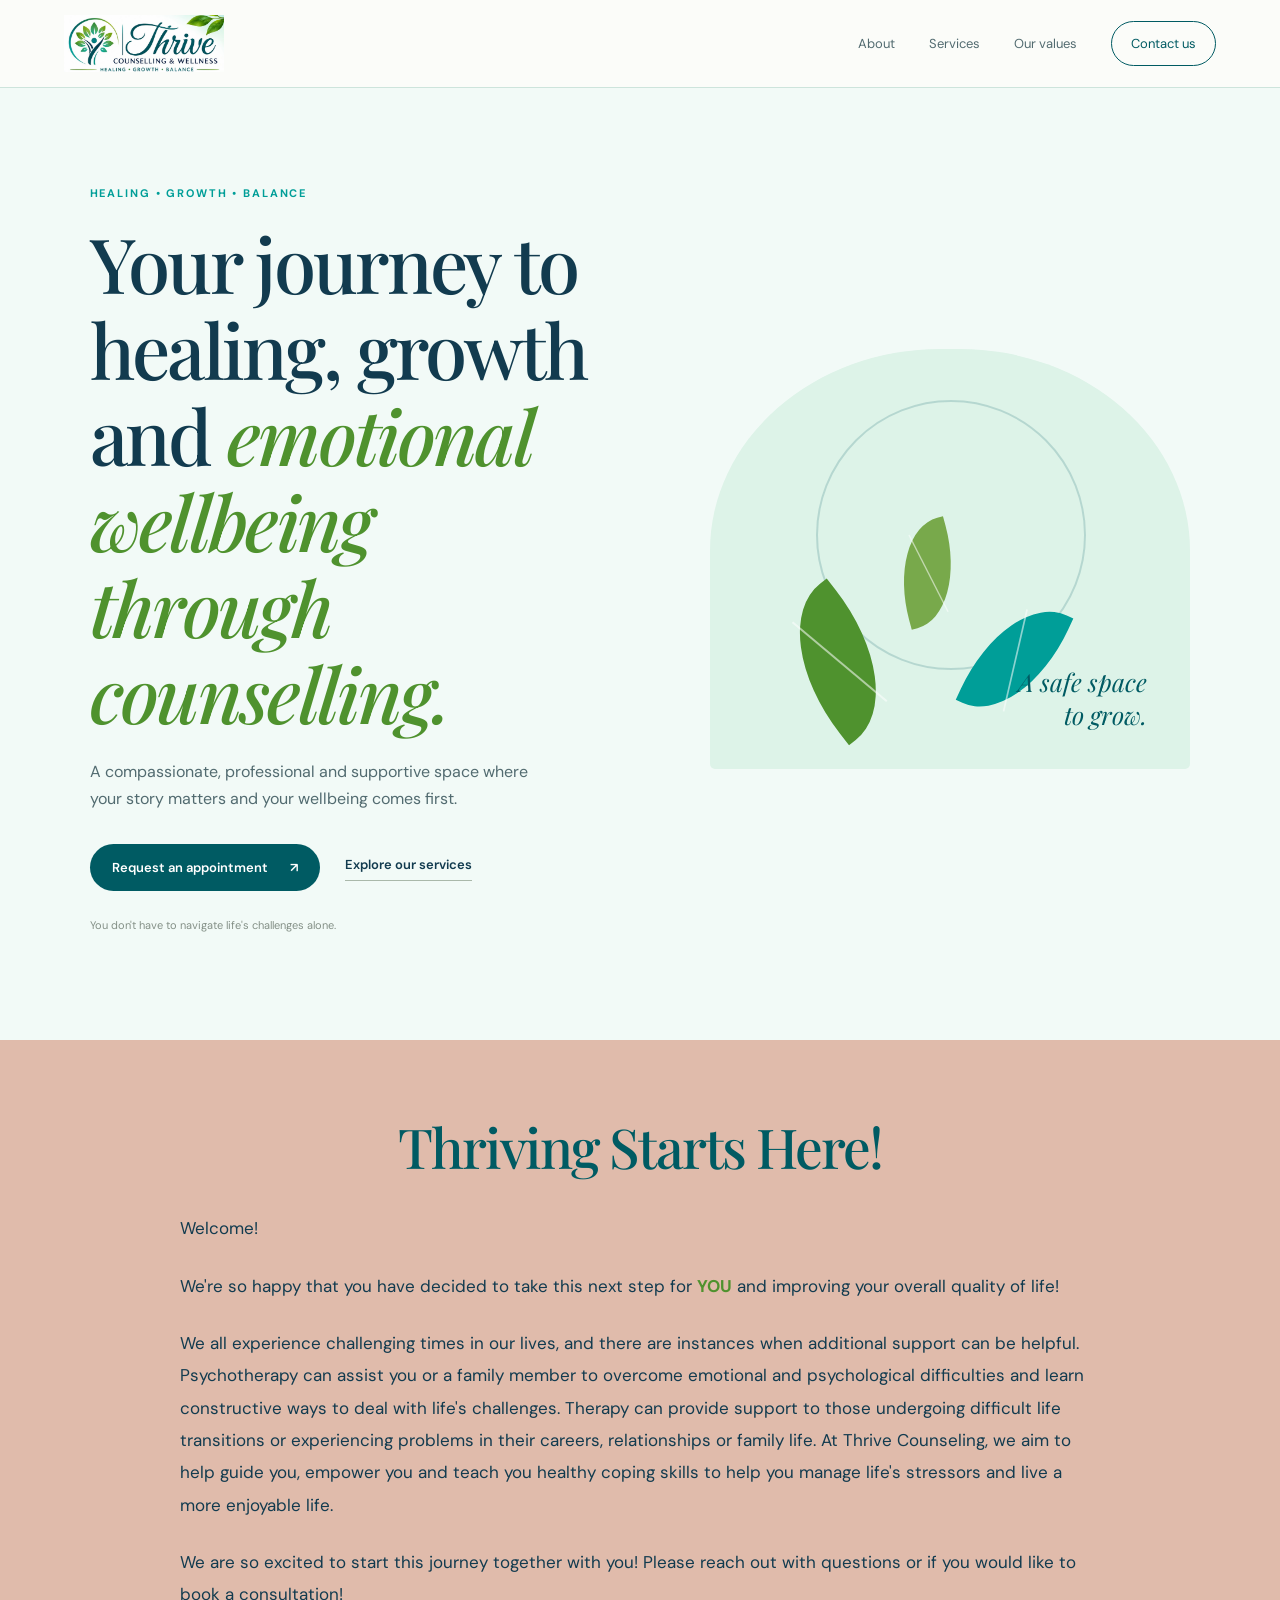
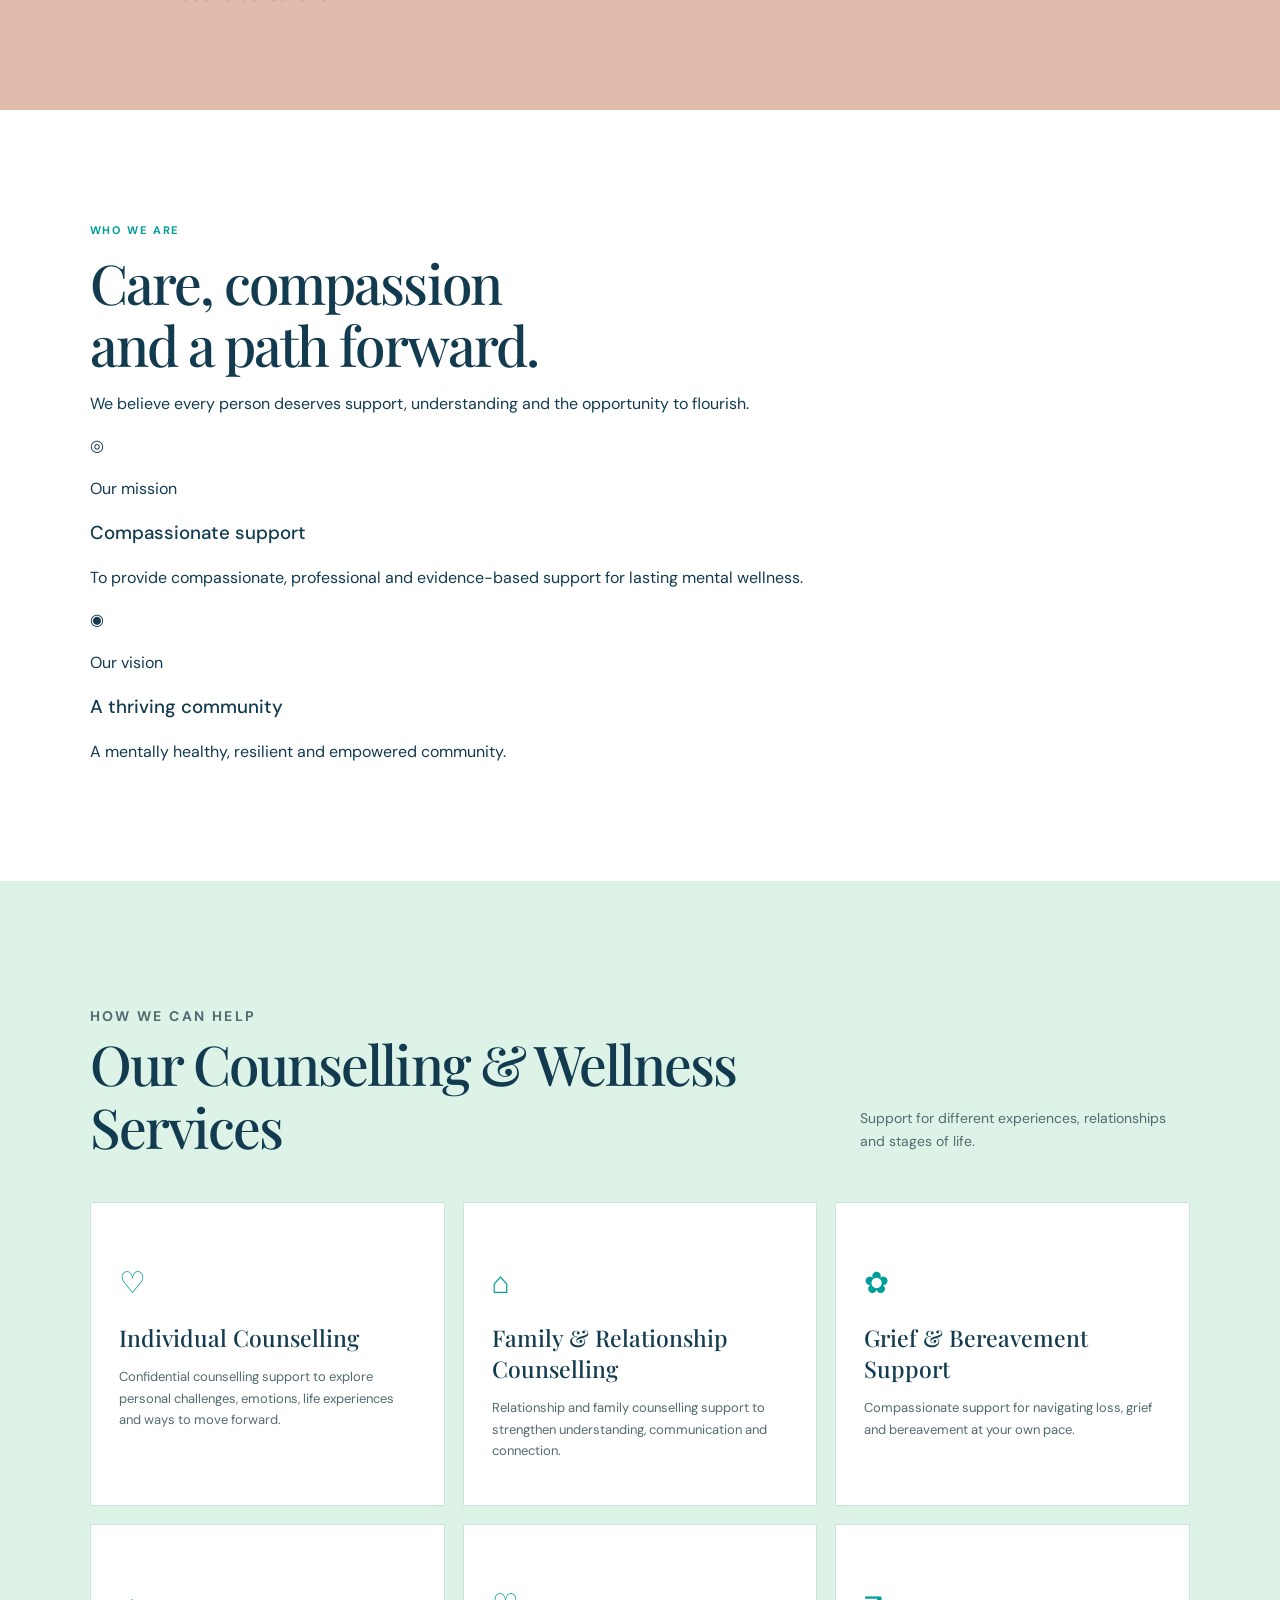
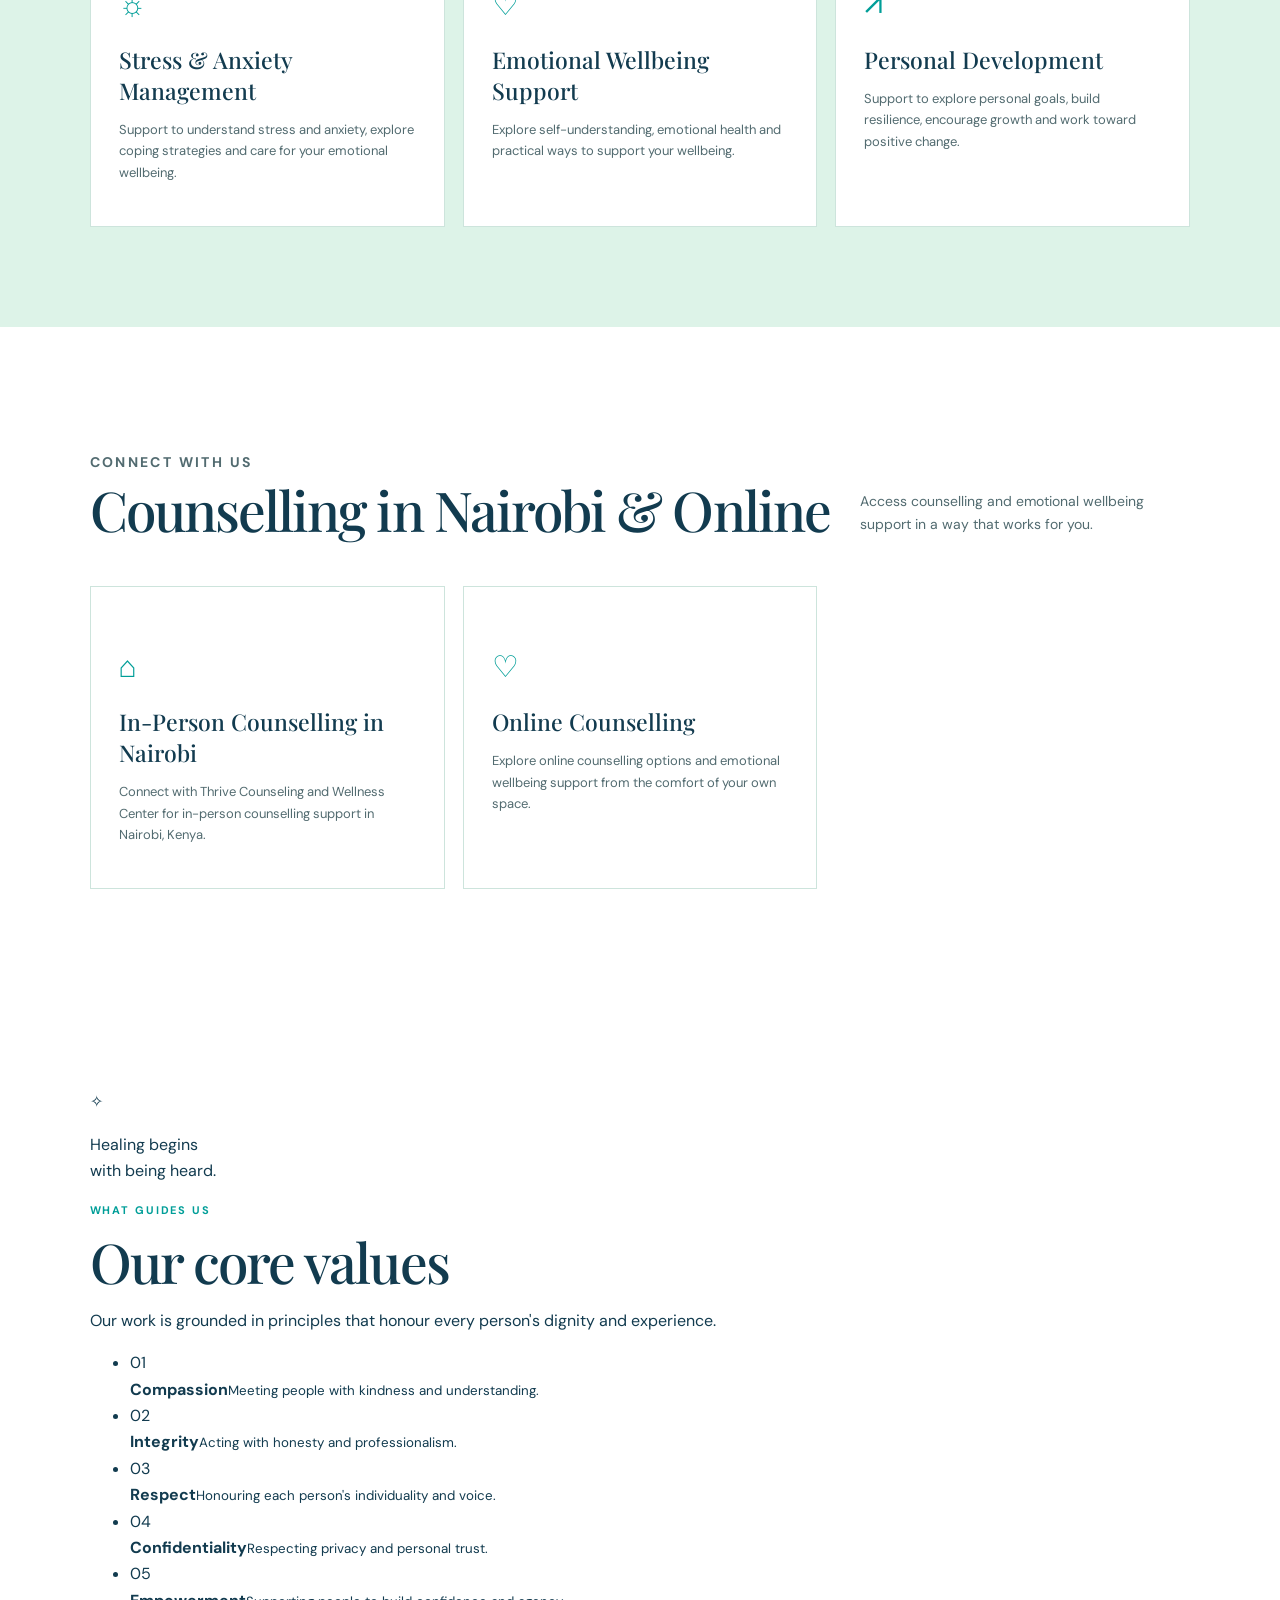
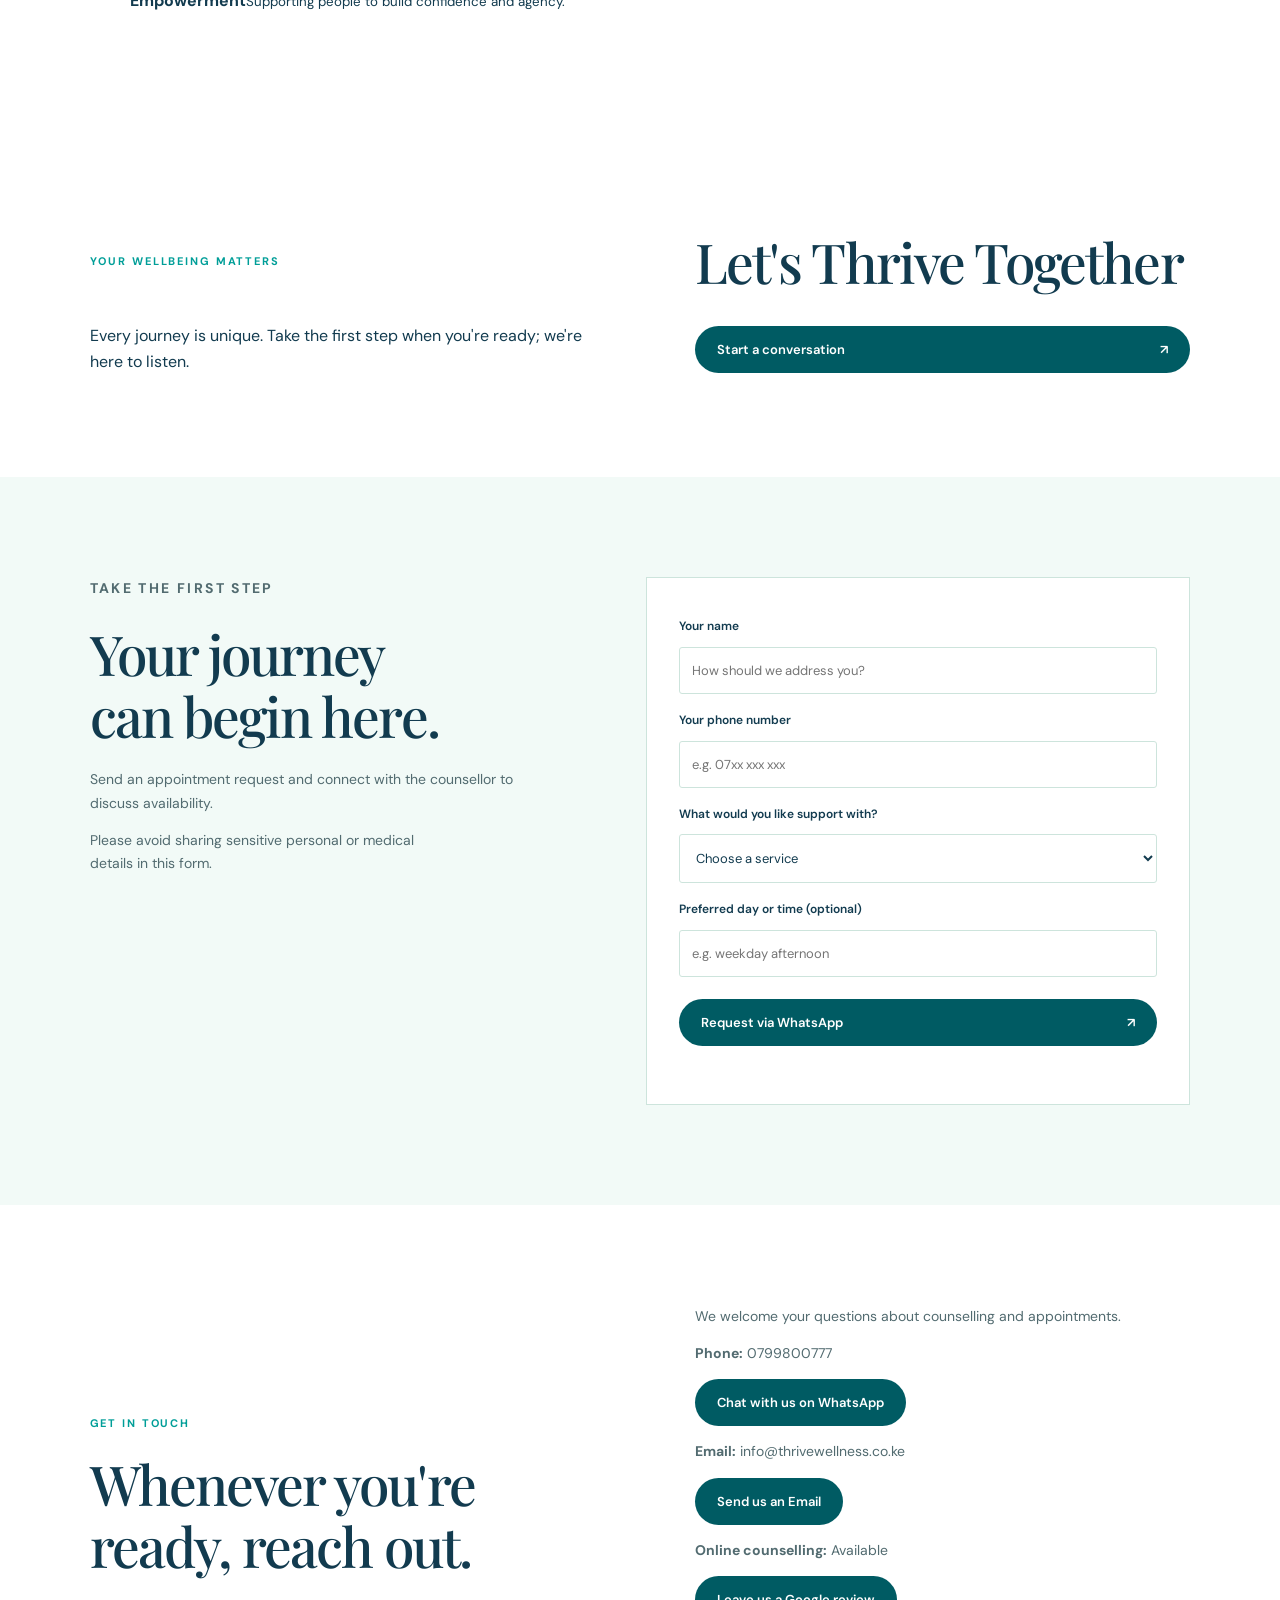
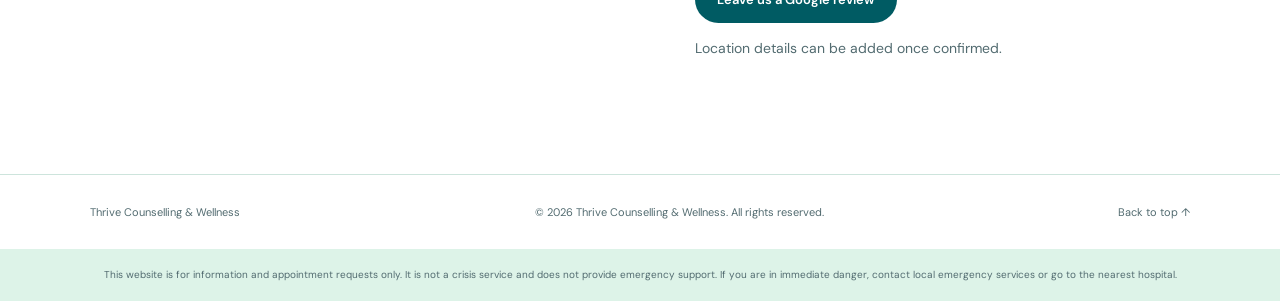
<file: index.html>
<!DOCTYPE html>
<html lang="en">
<head>
  <meta charset="UTF-8">
  <meta name="viewport" content="width=device-width, initial-scale=1.0">
<meta name="description" content="Thrive Counselling and Wellness Center offers compassionate counselling, emotional wellbeing support, personal growth and guidance for life's challenges.">
  <meta name="theme-color" content="#005b63">
<title>Thrive Counselling and Wellness Center | Healing & Growth</title>
  <link rel="preconnect" href="https://fonts.googleapis.com">
  <link rel="preconnect" href="https://fonts.gstatic.com" crossorigin>
  <link href="https://fonts.googleapis.com/css2?family=DM+Sans:wght@400;500;600;700&family=Playfair+Display:ital,wght@0,500;0,600;0,700;1,500;1,600&display=swap" rel="stylesheet">
  <link rel="stylesheet" href="style.css">
</head>
<body>
  <header class="site-header">
    <a class="brand" href="#home" aria-label="Thrive Counselling and Wellness home">
      <img src="assets/thrive-logo-crop.jpg.png" alt="Thrive Counselling and Wellness — Healing, Growth, Balance" class="brand-logo">
    </a>
    <button class="menu-toggle" aria-label="Toggle navigation" aria-expanded="false">☰</button>
    <nav class="nav" aria-label="Main navigation">
      <a href="#about">About</a>
      <a href="#services">Services</a>
      <a href="#values">Our values</a>
      <a href="#contact" class="nav-cta">Contact us</a>
    </nav>
  </header>

  <main id="home">
    <section class="hero">
      <div class="hero-content">
        <p class="eyebrow">Healing • Growth • Balance</p>
<h1>Your journey to healing, growth and <em>emotional wellbeing through counselling.</em></h1>
        <p class="hero-copy">A compassionate, professional and supportive space where your story matters and your wellbeing comes first.</p>
        <div class="hero-actions">
          <a class="button button-primary" href="#appointment">Request an appointment <span>↗</span></a>
          <a class="text-link" href="#services">Explore our services</a>
        </div>
        <p class="small-note">You don't have to navigate life's challenges alone.</p>
      </div>
      <div class="hero-art" aria-label="Decorative botanical illustration">
        <div class="hero-orbit"></div><div class="hero-leaf leaf-one"></div>
        <div class="hero-leaf leaf-two"></div><div class="hero-leaf leaf-three"></div>
        <div class="hero-art-caption">A safe space<br>to grow.</div>
      </div>
    </section>

<section class="welcome-section" id="welcome">
  <div class="welcome-content">
    <h2>Thriving Starts Here!</h2>

    <p>Welcome!</p>

    <p>We're so happy that you have decided to take this next step for <strong>YOU</strong> and improving your overall quality of life!</p>

    <p>We all experience challenging times in our lives, and there are instances when additional support can be helpful. Psychotherapy can assist you or a family member to overcome emotional and psychological difficulties and learn constructive ways to deal with life's challenges. Therapy can provide support to those undergoing difficult life transitions or experiencing problems in their careers, relationships or family life. At Thrive Counseling, we aim to help guide you, empower you and teach you healthy coping skills to help you manage life's stressors and live a more enjoyable life.</p>

    <p>We are so excited to start this journey together with you! Please reach out with questions or if you would like to book a consultation!</p>
  </div>
</section>

    <section class="section mission-vision" id="about">
      <div class="section-intro">
        <p class="section-label">Who we are</p>
        <h2>Care, compassion<br>and a path forward.</h2>
        <p>We believe every person deserves support, understanding and the opportunity to flourish.</p>
      </div>
      <div class="purpose-grid">
        <article class="purpose-card">
          <span class="purpose-icon">◎</span>
          <p class="card-kicker">Our mission</p>
          <h3>Compassionate support</h3>
          <p>To provide compassionate, professional and evidence-based support for lasting mental wellness.</p>
        </article>
        <article class="purpose-card">
          <span class="purpose-icon">◉</span>
          <p class="card-kicker">Our vision</p>
          <h3>A thriving community</h3>
          <p>A mentally healthy, resilient and empowered community.</p>
        </article>
      </div>
    </section>

   
<section class="section services" id="services">
  <div class="section-heading">
    <div>
      <p class="section-label">How we can help</p>
      <h2>Our Counselling &amp; Wellness Services</h2>
    </div>
    <p>Support for different experiences, relationships and stages of life.</p>
  </div>

  <div class="service-grid">
    <article class="service-card">
      <span class="service-icon">♡</span>
      <h3>Individual Counselling</h3>
      <p>Confidential counselling support to explore personal challenges, emotions, life experiences and ways to move forward.</p>
    </article>

    <article class="service-card">
      <span class="service-icon">⌂</span>
      <h3>Family &amp; Relationship Counselling</h3>
      <p>Relationship and family counselling support to strengthen understanding, communication and connection.</p>
    </article>

    <article class="service-card">
      <span class="service-icon">✿</span>
      <h3>Grief &amp; Bereavement Support</h3>
      <p>Compassionate support for navigating loss, grief and bereavement at your own pace.</p>
    </article>

    <article class="service-card">
      <span class="service-icon">☼</span>
      <h3>Stress &amp; Anxiety Management</h3>
      <p>Support to understand stress and anxiety, explore coping strategies and care for your emotional wellbeing.</p>
    </article>

    <article class="service-card">
      <span class="service-icon">♡</span>
      <h3>Emotional Wellbeing Support</h3>
      <p>Explore self-understanding, emotional health and practical ways to support your wellbeing.</p>
    </article>

    <article class="service-card">
      <span class="service-icon">↗</span>
      <h3>Personal Development</h3>
      <p>Support to explore personal goals, build resilience, encourage growth and work toward positive change.</p>
    </article>
  </div>
</section>

<section class="section" id="location">
  <div class="section-heading">
    <div>
      <p class="section-label">Connect with us</p>
      <h2>Counselling in Nairobi &amp; Online</h2>
    </div>
    <p>Access counselling and emotional wellbeing support in a way that works for you.</p>
  </div>

  <div class="service-grid">
    <article class="service-card">
      <span class="service-icon">⌂</span>
      <h3>In-Person Counselling in Nairobi</h3>
      <p>Connect with Thrive Counseling and Wellness Center for in-person counselling support in Nairobi, Kenya.</p>
    </article>

    <article class="service-card">
      <span class="service-icon">♡</span>
      <h3>Online Counselling</h3>
      <p>Explore online counselling options and emotional wellbeing support from the comfort of your own space.</p>
    </article>
  </div>
</section>


    <section class="section values" id="values">
      <div class="values-art"><span class="values-leaf">✧</span><p>Healing begins<br>with being heard.</p></div>
      <div class="values-copy">
        <p class="section-label">What guides us</p>
        <h2>Our core values</h2>
        <p>Our work is grounded in principles that honour every person's dignity and experience.</p>
        <ul class="values-list">
          <li><span>01</span><div><strong>Compassion</strong><small>Meeting people with kindness and understanding.</small></div></li>
          <li><span>02</span><div><strong>Integrity</strong><small>Acting with honesty and professionalism.</small></div></li>
          <li><span>03</span><div><strong>Respect</strong><small>Honouring each person's individuality and voice.</small></div></li>
          <li><span>04</span><div><strong>Confidentiality</strong><small>Respecting privacy and personal trust.</small></div></li>
          <li><span>05</span><div><strong>Empowerment</strong><small>Supporting people to build confidence and agency.</small></div></li>
        </ul>
      </div>
    </section>

    <section class="section approach">
      <p class="section-label">Your wellbeing matters</p>
      <h2>Let's Thrive Together</h2>
      <p>Every journey is unique. Take the first step when you're ready; we're here to listen.</p>
      <a class="button button-primary" href="#appointment">Start a conversation <span>↗</span></a>
    </section>

    <section class="section appointment" id="appointment">
      <div class="appointment-copy">
        <p class="section-label">Take the first step</p>
        <h2>Your journey<br>can begin here.</h2>
        <p>Send an appointment request and connect with the counsellor to discuss availability.</p>
        <p class="small-note">Please avoid sharing sensitive personal or medical details in this form.</p>
      </div>
      <form id="appointment-form" class="appointment-form">
        <label for="client-name">Your name</label>
        <input id="client-name" name="name" autocomplete="name" required placeholder="How should we address you?">
        <label for="client-phone">Your phone number</label>
        <input id="client-phone" name="phone" type="tel" autocomplete="tel" required placeholder="e.g. 07xx xxx xxx">
        <label for="session-type">What would you like support with?</label>
        <select id="session-type" name="service" required>
          <option value="">Choose a service</option>
          <option>Individual Counselling</option>
          <option>Family &amp; Relationship Counselling</option>
          <option>Grief &amp; Bereavement Support</option>
          <option>Stress &amp; Anxiety Management</option>
          <option>Emotional Wellbeing Support</option>
          <option>Personal Development</option>
          <option>I'd like to discuss options</option>
        </select>
        <label for="preferred-time">Preferred day or time (optional)</label>
        <input id="preferred-time" name="time" placeholder="e.g. weekday afternoon">
        <button class="button button-primary form-submit" type="submit">Request via WhatsApp <span>↗</span></button>
        <p id="form-message" class="form-message" role="status"></p>
      </form>
    </section>

    <section class="section contact" id="contact">
      <div><p class="section-label">Get in touch</p><h2>Whenever you're<br>ready, reach out.</h2></div>
      <div class="contact-details">
        <p>We welcome your questions about counselling and appointments.</p>
        <p><strong>Phone:</strong> 0799800777 </p>
        <p>
  <a class="button button-primary"
     href="https://wa.me/254799800777?text=Hello%20Thrive%20Counseling%20and%20Wellness%20Center.%20I%20would%20like%20to%20make%20an%20appointment."
     target="_blank"
     rel="noopener noreferrer">
    Chat with us on WhatsApp
  </a>
</p>
<p><strong>Email:</strong>
  <a href="mailto:info@thrivewellness.co.ke?subject=Counselling%20Appointment%20Enquiry">
    info@thrivewellness.co.ke
  </a>
</p>
<p>
  <a class="button button-primary"
     href="mailto:info@thrivewellness.co.ke?subject=Counselling%20Appointment%20Enquiry">
    Send us an Email
  </a>
</p>
<p><strong>Online counselling:</strong> Available</p>
        <p>
  <a class="button button-primary"
     href="https://g.page/r/CWfz5qkd24oREAI/review"
     target="_blank"
     rel="noopener noreferrer">
    Leave us a Google review
  </a>
</p>
        <p class="small-note">Location details can be added once confirmed.</p>
      </div>
    </section>
  </main>

  <footer class="footer">
    <a href="#home" class="footer-brand">Thrive <span>Counselling &amp; Wellness</span></a>
    <p>© <span id="year"></span> Thrive Counselling &amp; Wellness. All rights reserved.</p>
    <a href="#home">Back to top ↑</a>
  </footer>
  <div class="disclaimer">This website is for information and appointment requests only. It is not a crisis service and does not provide emergency support. If you are in immediate danger, contact local emergency services or go to the nearest hospital.</div>
  <script src="script.js"></script>
</body>
</html>
</file>
<file: style.css>
@import url('https://fonts.googleapis.com/css2?family=DM+Sans:wght@400;500;600;700&family=Playfair+Display:ital,wght@0,500;0,600;0,700;1,500;1,600&display=swap');

:root {
  --ink: #123B4F;
  --muted: #526B70;
  --cream: #F2FAF7;
  --paper: #FFFFFF;
  --sage: #DDF3E8;
  --deep: #005B63;
  --line: #CDE4DC;
  --accent: #4F922E;
  --teal: #009E98;
}

* {
  box-sizing: border-box;
}

*{box-sizing:border-box}
html{scroll-behavior:smooth}
body{margin:0;background:var(--paper);color:var(--ink);font-family:"DM Sans",sans-serif;line-height:1.65}
a{color:inherit;text-decoration:none}
.site-header{height:88px;padding:0 7%;display:flex;align-items:center;justify-content:space-between;border-bottom:1px solid #e8e9e1;background:rgba(255,253,248,.94);position:sticky;top:0;z-index:10}
.brand{display:flex;align-items:center;gap:10px;font-weight:700;letter-spacing:-.03em;line-height:1.1}
.brand small{display:block;font-size:11px;letter-spacing:.17em;text-transform:uppercase;color:var(--muted);font-weight:500;margin-top:5px}
.brand-mark{display:grid;place-items:center;width:38px;height:38px;border-radius:50%;background:var(--sage);color:var(--deep);font-size:21px}
.nav{display:flex;align-items:center;gap:34px;font-size:13px;color:#52665c}
.nav a:hover,.text-link:hover{color:var(--accent)}
.nav-cta{border:1px solid var(--deep);padding:11px 19px;border-radius:30px;color:var(--deep)}
.menu-toggle{display:none;border:0;background:none;font-size:25px;color:var(--ink)}
.hero{padding:85px 7% 95px;display:grid;grid-template-columns:1.05fr .95fr;gap:7%;align-items:center;background:var(--cream);min-height:610px}
.eyebrow,.section-label{font-size:11px;letter-spacing:.17em;text-transform:uppercase;color:#78877c;font-weight:700}
h1,h2,h3{margin:0;font-weight:500}
h1,h2{font-family:"Playfair Display",serif;letter-spacing:-.035em;line-height:1.13}
h1{font-size:clamp(48px,6vw,76px);margin:18px 0 24px}
h1 em{color:#688274;font-weight:500}
.hero-copy{max-width:450px;color:var(--muted);font-size:16px}
.hero-actions{display:flex;align-items:center;gap:25px;margin:32px 0 25px;flex-wrap:wrap}
.button{display:inline-flex;align-items:center;justify-content:space-between;gap:22px;border:0;border-radius:30px;padding:15px 22px;font:600 13px "DM Sans",sans-serif;cursor:pointer}
.button-primary{background:var(--deep);color:white}
.button-primary:hover{background:#244338}
.text-link{font-size:13px;font-weight:600;border-bottom:1px solid #aab8aa;padding-bottom:4px}
.small-note{font-size:11px;color:#849087}
.hero-art{position:relative;height:420px;border-radius:48% 48% 5px 5px;background:#dce6d8;overflow:hidden;max-width:480px;width:100%;justify-self:end}
.sun{position:absolute;width:120px;height:120px;border-radius:50%;background:#e8b994;right:16%;top:13%}
.arch{position:absolute;width:58%;height:85%;border-radius:50% 50% 0 0;background:#a5b9a4;bottom:-20%;left:18%;border:18px solid #f2e8d8}
.plant{position:absolute;bottom:0;width:10px;height:170px;background:#607d67;transform-origin:bottom}
.plant:before,.plant:after{content:"";position:absolute;width:70px;height:30px;background:#6e8b70;border-radius:100% 0 100% 0}
.plant:before{top:30px;left:-60px;transform:rotate(15deg)}
.plant:after{top:70px;left:0;transform:rotate(80deg)}
.plant-one{left:12%;transform:rotate(13deg)}.plant-two{right:12%;height:130px;transform:rotate(-15deg)}
.art-caption{position:absolute;right:8%;bottom:10%;font:italic 25px "Playfair Display",serif;color:var(--deep);text-align:right}
.section{padding:100px 7%}
.intro{display:grid;grid-template-columns:.7fr 1.3fr;gap:6%;border-bottom:1px solid var(--line)}
.intro-content{display:grid;grid-template-columns:1fr 1fr;gap:9%;align-items:start}
h2{font-size:clamp(36px,4.5vw,55px)}
.intro-content p,.section-heading p,.approach-copy p,.appointment-copy p,.contact-details p{color:var(--muted);font-size:14px;margin-top:0}
.intro-content .text-link{display:inline-block;margin-top:12px}
.services{background:#f1f3ec}
.section-heading{display:flex;justify-content:space-between;align-items:end;gap:30px;margin:24px 0 45px}
.section-heading p{max-width:330px;margin-bottom:4px}
.service-grid{display:grid;grid-template-columns:repeat(3,1fr);gap:18px}
.service-card{background:var(--paper);padding:30px 28px;min-height:250px;position:relative;border:1px solid #e5e8df}
.card-number{font-size:11px;color:#8a998d}
.service-icon{display:block;font-size:30px;color:#7e9a83;margin:25px 0 15px}
.service-card h3{font:500 23px "Playfair Display",serif}
.service-card p{font-size:13px;color:var(--muted);max-width:300px}
.approach{display:grid;grid-template-columns:1fr 1fr;gap:10%;align-items:center}
.approach-art{height:370px;position:relative;background:#e8e5d8;overflow:hidden}
.circle{position:absolute;border-radius:50%}
.circle-a{width:260px;height:260px;background:#c3d1bf;left:15%;top:14%}
.circle-b{width:180px;height:180px;background:#d9a98c;left:37%;top:38%;opacity:.9}
.circle-c{width:110px;height:110px;background:#f4eee2;left:20%;top:53%}
.approach-art span{position:absolute;bottom:25px;right:25px;font:italic 22px "Playfair Display",serif;text-align:right;color:var(--deep)}
.approach-copy h2{margin:22px 0}
.approach-copy ul{padding-left:18px;color:var(--muted);font-size:13px}
.approach-copy li{padding:5px 0}
.appointment{background:var(--cream);display:grid;grid-template-columns:.9fr 1.1fr;gap:10%;align-items:start}
.appointment-copy h2{margin:22px 0}
.appointment-copy .small-note{max-width:350px}
.appointment-form{display:grid;gap:10px;background:var(--paper);padding:32px;border:1px solid var(--line)}
.appointment-form label{font-size:12px;font-weight:600;margin-top:7px}
.appointment-form input,.appointment-form select{width:100%;padding:14px 12px;border:1px solid #d9dfd5;border-radius:3px;background:#fff;font:13px "DM Sans",sans-serif;color:var(--ink)}
.appointment-form input:focus,.appointment-form select:focus{outline:2px solid #a5b9a4;outline-offset:1px}
.form-submit{margin-top:12px;width:100%}
.form-message{font-size:12px;color:var(--deep);min-height:16px;margin:0}
.contact{display:grid;grid-template-columns:1fr 1fr;gap:10%;align-items:center}
.contact h2{margin-top:20px}
.contact-details{max-width:430px}
.contact-link{display:inline-block;color:var(--deep);font-weight:700;border-bottom:1px solid #aab8aa;padding:8px 0}
.contact-placeholder{font-size:11px!important;margin-top:20px}
.footer{padding:28px 7%;border-top:1px solid var(--line);display:flex;justify-content:space-between;align-items:center;gap:20px;font-size:11px;color:var(--muted)}
.footer p{margin:0}.footer>a:last-child{white-space:nowrap}
.disclaimer{background:#f2f0e9;padding:18px 7%;font-size:10px;color:#7b857d;text-align:center}
@media(max-width:800px){.site-header{height:72px}.menu-toggle{display:block}.nav{display:none;position:absolute;top:72px;left:0;right:0;background:var(--paper);padding:22px 7%;border-bottom:1px solid var(--line);flex-direction:column;align-items:flex-start;gap:18px}.nav.open{display:flex}.hero{grid-template-columns:1fr;padding-top:60px;gap:45px}.hero-art{justify-self:center;height:330px}.intro,.intro-content,.approach,.appointment,.contact{grid-template-columns:1fr;gap:30px}.intro-content{gap:18px}.section{padding:70px 7%}.section-heading{display:block}.section-heading p{margin-top:18px}.service-grid{grid-template-columns:1fr}.service-card{min-height:210px}.approach-art{height:300px}.appointment-form{padding:22px}.footer{flex-wrap:wrap}.footer p{order:3;width:100%}}
@media(prefers-reduced-motion:reduce){html{scroll-behavior:auto}}



/* Thrive Wellness Brand Colors */
.site-header {
  background: rgba(255, 255, 255, 0.96);
  border-bottom-color: #CDE4DC;
}

.nav {
  color: #526B70;
}

.nav-cta {
  border-color: #005B63;
  color: #005B63;
}

.nav-cta:hover {
  background: #005B63;
  color: #FFFFFF;
}

.hero {
  background: #F2FAF7;
}

.eyebrow,
.section-label {
  color: #009E98;
}

h1 em {
  color: #4F922E;
}

.button-primary {
  background: #005B63;
  color: #FFFFFF;
}

.button-primary:hover {
  background: #009E98;
}

.hero-art {
  background: #DDF3E8;
}

.sun {
  background: #8BA64B;
}

.arch {
  background: #5CA69C;
  border-color: #FFFFFF;
}

.plant {
  background: #005B63;
}

.plant:before,
.plant:after {
  background: #4F922E;
}

.services {
  background: #DDF3E8;
}

.service-card {
  border-color: #CDE4DC;
}

.service-icon {
  color: #009E98;
}

.approach-art {
  background: #F2FAF7;
}

.circle-a {
  background: #5CA69C;
}

.circle-b {
  background: #8BA64B;
}

.circle-c {
  background: #DDF3E8;
}

.appointment {
  background: #F2FAF7;
}

.appointment-form {
  border-color: #CDE4DC;
}

.appointment-form input,
.appointment-form select {
  border-color: #CDE4DC;
}

.appointment-form input:focus,
.appointment-form select:focus {
  outline-color: #009E98;
}

.contact-link {
  color: #005B63;
  border-bottom-color: #5CA69C;
}

.disclaimer {
  background: #DDF3E8;
  color: #526B70;
}

/* THRIVE HEADER AND LOGO FIX */

.site-header {
    position: sticky;
    top: 0;
    z-index: 1000;
    display: flex;
    align-items: center;
    justify-content: space-between;
    width: 100%;
    background: #FBFCF9;
    padding: 10px 5%;
    box-sizing: border-box;
}

.brand {
    display: flex;
    align-items: center;
    justify-content: flex-start;
    flex: 0 0 auto;
    margin-right: auto;
}

.brand-logo {
    display: block;
    width: 160px;
    height: 60px;
    object-fit: contain;
    object-position: left center;
}

.site-header .nav {
    display: flex;
    align-items: center;
    margin-left: auto;
}

/* THRIVE HERO BOTANICAL ILLUSTRATION */

.hero-art {
    position: relative;
    height: 420px;
    max-width: 480px;
    width: 100%;
    justify-self: end;
    overflow: hidden;
    border-radius: 48% 48% 5px 5px;
    background: #DDF3E8;
}

/* Decorative circular outline */
.hero-orbit {
    position: absolute;
    width: 270px;
    height: 270px;
    border: 2px solid rgba(0, 91, 99, 0.18);
    border-radius: 50%;
    top: 12%;
    left: 22%;
}

/* Botanical leaves */
.hero-leaf {
    position: absolute;
    width: 85px;
    height: 145px;
    background: #4F922E;
    border-radius: 90% 0 90% 0;
    transform-origin: bottom center;
    z-index: 2;
}

/* Leaf veins */
.hero-leaf::after {
    content: "";
    position: absolute;
    width: 2px;
    height: 85%;
    background: rgba(255,255,255,0.55);
    left: 50%;
    top: 8%;
    transform: rotate(-12deg);
}

.leaf-one {
    bottom: 12%;
    left: 27%;
    transform: rotate(-38deg);
}

.leaf-two {
    bottom: 13%;
    left: 49%;
    background: #009E98;
    transform: rotate(25deg) scale(0.85);
}

.leaf-three {
    bottom: 35%;
    left: 39%;
    background: #78A94B;
    transform: rotate(-15deg) scale(0.7);
}

/* Illustration caption */
.hero-art-caption {
    position: absolute;
    right: 9%;
    bottom: 9%;
    z-index: 3;
    font-family: "Playfair Display", serif;
    font-size: 25px;
    font-style: italic;
    line-height: 1.3;
    color: #005B63;
    text-align: right;
}

/* Thrive welcome section */
.welcome-section {
  background: #E0BBAB;
  color: #FFFFFF;
  padding: 75px 7%;
}

.welcome-content {
  max-width: 920px;
  margin: 0 auto;
}

.welcome-content h2 {
  text-align: center;
  margin-bottom: 35px;
  color: #FFFFFF;
}

.welcome-content p {
  font-size: 17px;
  line-height: 1.9;
  margin-bottom: 25px;
}

@media (max-width: 600px) {
  .welcome-section {
    padding: 50px 7%;
  }

  .welcome-content p {
    font-size: 15px;
  }
}

/* Thrive welcome section - logo colours */
.welcome-section {
  background: #E0BBAB;
  color: #123B4F;
}

.welcome-content h2 {
  color: #005B63;
}

.welcome-content p {
  color: #123B4F;
}

.welcome-content strong {
  color: #4F922E;
}
</file>
